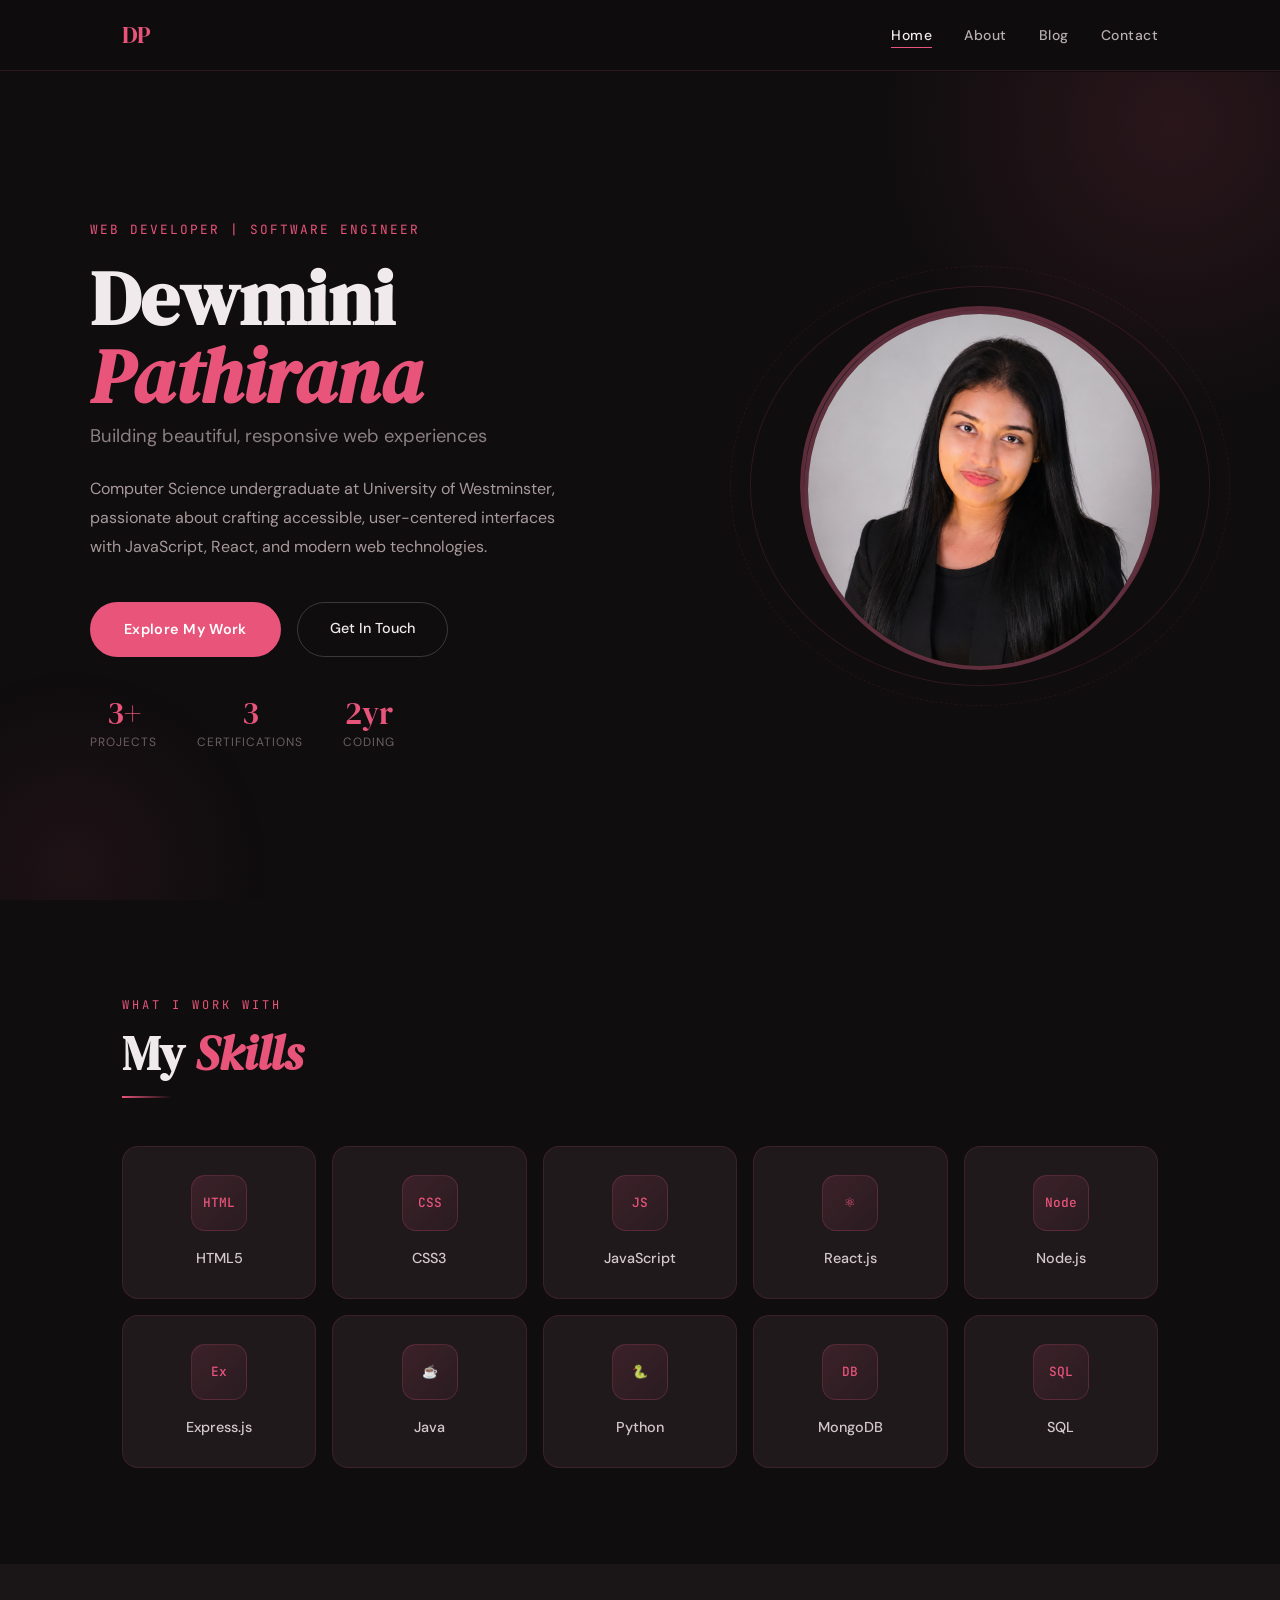
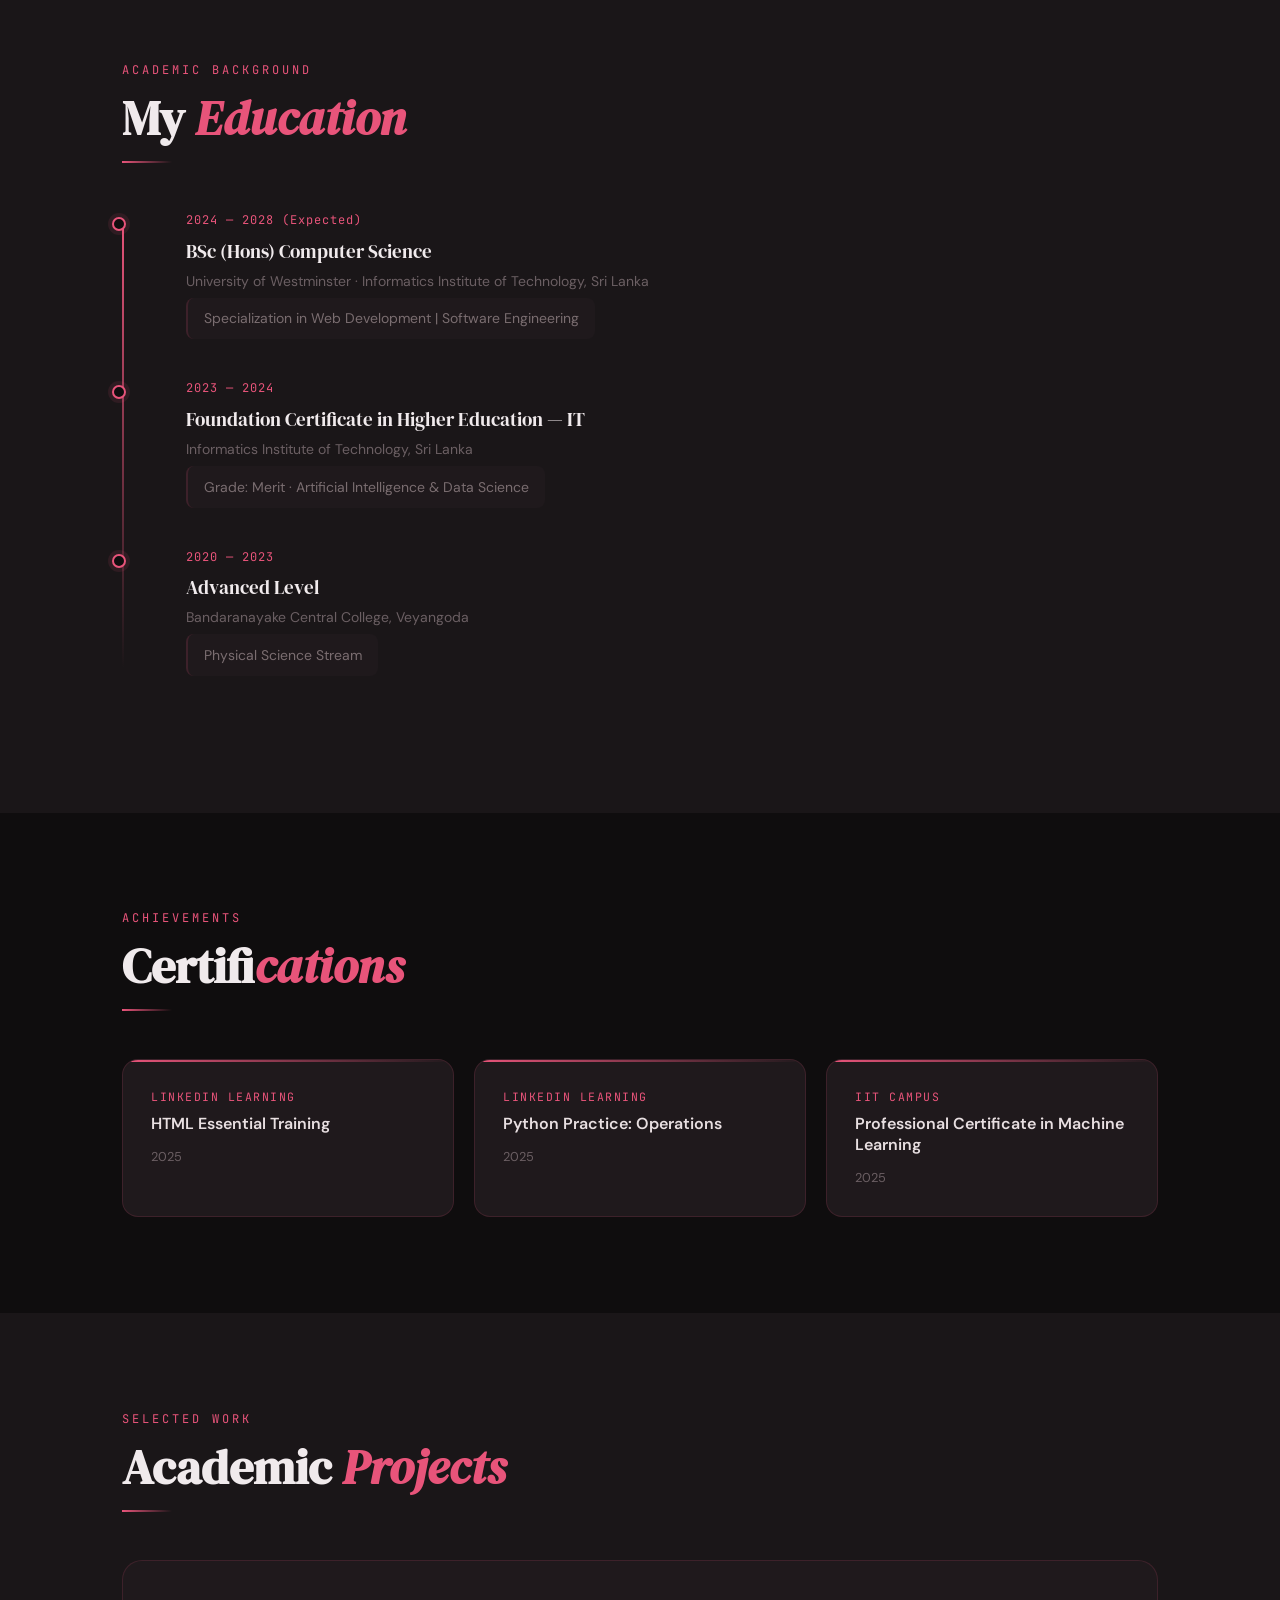
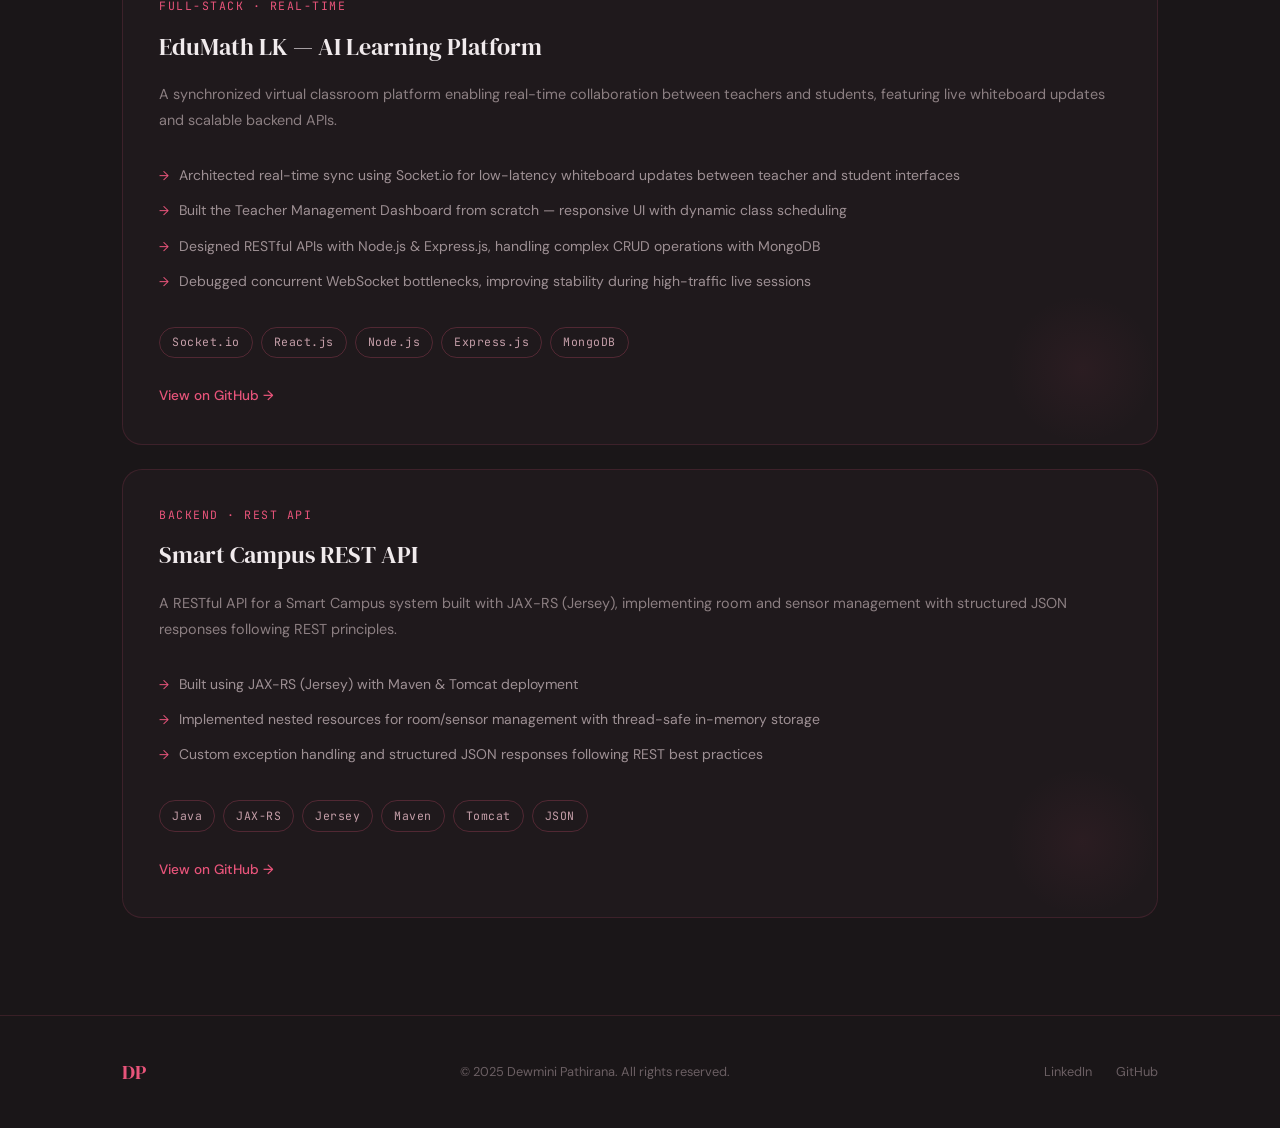
<file: index.html>
<!DOCTYPE html>
<html lang="en">

<head>
    <meta charset="UTF-8">
    <meta name="viewport" content="width=device-width, initial-scale=1.0">
    <title>Dewmini Pathirana — Web Developer</title>
    <link rel="preconnect" href="https://fonts.googleapis.com">
    <link
        href="https://fonts.googleapis.com/css2?family=DM+Serif+Display:ital@0;1&family=DM+Sans:wght@300;400;500;600&family=JetBrains+Mono:wght@400;500&display=swap"
        rel="stylesheet">
    <link rel="stylesheet" href="stylesheet/style.css">
</head>

<body>

    <nav>
        <div class="nav-inner">
            <a class="nav-logo" href="#" onclick="showPage('home')">DP</a>
            <ul class="nav-links" id="navLinks">
                <li><a href="#" class="active" data-page="home" onclick="showPage('home');return false">Home</a></li>
                <li><a href="#" data-page="about" onclick="showPage('about');return false">About</a></li>
                <li><a href="#" data-page="blog" onclick="showPage('blog');return false">Blog</a></li>
                <li><a href="#" data-page="contact" onclick="showPage('contact');return false">Contact</a></li>
            </ul>
            <button class="nav-toggle" onclick="toggleNav()" aria-label="Menu">☰</button>
        </div>
    </nav>

    <!-- ═══════════════════════ HOME PAGE ═══════════════════════ -->
    <div class="page active" id="page-home">
        <header class="hero">
            <div class="hero-inner">
                <div class="hero-content">
                    <p class="hero-tag">Web Developer | Software Engineer</p>
                    <h1 class="hero-name">Dewmini<br><em>Pathirana</em></h1>
                    <p class="hero-sub">Building beautiful, responsive web experiences</p>
                    <p class="hero-desc">Computer Science undergraduate at University of Westminster, passionate about
                        crafting accessible, user-centered interfaces with JavaScript, React, and modern web
                        technologies.</p>
                    <div class="hero-btns">
                        <a href="#" class="btn-primary" onclick="showPage('about');return false">Explore My Work</a>
                        <a href="#" class="btn-ghost" onclick="showPage('contact');return false">Get In Touch</a>
                    </div>
                    <div class="hero-stats">
                        <div class="stat-item">
                            <div class="stat-num">3+</div>
                            <div class="stat-label">Projects</div>
                        </div>
                        <div class="stat-item">
                            <div class="stat-num">3</div>
                            <div class="stat-label">Certifications</div>
                        </div>
                        <div class="stat-item">
                            <div class="stat-num">2yr</div>
                            <div class="stat-label">Coding</div>
                        </div>
                    </div>
                </div>
                <div class="hero-img-wrap">
                    
                    <div class="hero-img-placeholder">
                        <img src="images/Dewmini-Home.png" alt="Dewmini Pathirana" class="hero-img">
                    </div>
                </div>
            </div>
        </header>

        <!-- Skills -->
        <section class="section fade-in">
            <p class="section-label">What I work with</p>
            <h2 class="section-title">My <em>Skills</em></h2>
            <div class="divider"></div>
            <div class="skills-grid">
                <div class="skill-card">
                    <div class="skill-icon">HTML</div>
                    <div class="skill-name">HTML5</div>
                </div>
                <div class="skill-card">
                    <div class="skill-icon">CSS</div>
                    <div class="skill-name">CSS3</div>
                </div>
                <div class="skill-card">
                    <div class="skill-icon">JS</div>
                    <div class="skill-name">JavaScript</div>
                </div>
                <div class="skill-card">
                    <div class="skill-icon">⚛</div>
                    <div class="skill-name">React.js</div>
                </div>
                <div class="skill-card">
                    <div class="skill-icon">Node</div>
                    <div class="skill-name">Node.js</div>
                </div>
                <div class="skill-card">
                    <div class="skill-icon">Ex</div>
                    <div class="skill-name">Express.js</div>
                </div>
                <div class="skill-card">
                    <div class="skill-icon">☕</div>
                    <div class="skill-name">Java</div>
                </div>
                <div class="skill-card">
                    <div class="skill-icon">🐍</div>
                    <div class="skill-name">Python</div>
                </div>
                <div class="skill-card">
                    <div class="skill-icon">DB</div>
                    <div class="skill-name">MongoDB</div>
                </div>
                <div class="skill-card">
                    <div class="skill-icon">SQL</div>
                    <div class="skill-name">SQL</div>
                </div>
            </div>
        </section>

        <!-- Education -->
        <div class="section-bg">
            <div class="section fade-in">
                <p class="section-label">Academic Background</p>
                <h2 class="section-title">My <em>Education</em></h2>
                <div class="divider"></div>
                <div class="timeline">
                    <div class="tl-item">
                        <div class="tl-dot"></div>
                        <div class="tl-period">2024 — 2028 (Expected)</div>
                        <div class="tl-title">BSc (Hons) Computer Science</div>
                        <div class="tl-place">University of Westminster · Informatics Institute of Technology, Sri Lanka
                        </div><span class="tl-desc">Specialization in Web Development | Software Engineering</span></div>
                    <div class="tl-item">
                        <div class="tl-dot"></div>
                        <div class="tl-period">2023 — 2024</div>
                        <div class="tl-title">Foundation Certificate in Higher Education — IT</div>
                        <div class="tl-place">Informatics Institute of Technology, Sri Lanka</div>
                        <span class="tl-desc">Grade: Merit · Artificial Intelligence &amp; Data Science</span>
                    </div>
                    <div class="tl-item">
                        <div class="tl-dot"></div>
                        <div class="tl-period">2020 — 2023</div>
                        <div class="tl-title">Advanced Level</div>
                        <div class="tl-place">Bandaranayake Central College, Veyangoda</div>
                        <span class="tl-desc">Physical Science Stream</span>
                    </div>
                </div>
            </div>
        </div>

        <!-- Certifications -->
        <section class="section fade-in">
            <p class="section-label">Achievements</p>
            <h2 class="section-title">Certifi<em>cations</em></h2>
            <div class="divider"></div>
            <div class="cert-grid">
                <div class="cert-card">
                    <div class="cert-org">LinkedIn Learning</div>
                    <div class="cert-title">HTML Essential Training</div>
                    <div class="cert-year">2025</div>
                </div>
                <div class="cert-card">
                    <div class="cert-org">LinkedIn Learning</div>
                    <div class="cert-title">Python Practice: Operations</div>
                    <div class="cert-year">2025</div>
                </div>
                <div class="cert-card">
                    <div class="cert-org">IIT Campus</div>
                    <div class="cert-title">Professional Certificate in Machine Learning</div>
                    <div class="cert-year">2025</div>
                </div>
            </div>
        </section>

        <!-- Projects -->
        <div class="section-bg">
            <div class="section fade-in">
                <p class="section-label">Selected Work</p>
                <h2 class="section-title">Academic <em>Projects</em></h2>
                <div class="divider"></div>
                <div class="project-grid">
                    <div class="project-card">
                        <div class="project-type">Full-Stack · Real-Time</div>
                        <div class="project-title">EduMath LK — AI Learning Platform</div>
                        <div class="project-desc">A synchronized virtual classroom platform enabling real-time
                            collaboration between teachers and students, featuring live whiteboard updates and scalable
                            backend APIs.</div>
                        <ul class="project-points">
                            <li>Architected real-time sync using Socket.io for low-latency whiteboard updates between
                                teacher and student interfaces</li>
                            <li>Built the Teacher Management Dashboard from scratch — responsive UI with dynamic class
                                scheduling</li>
                            <li>Designed RESTful APIs with Node.js &amp; Express.js, handling complex CRUD operations
                                with MongoDB</li>
                            <li>Debugged concurrent WebSocket bottlenecks, improving stability during high-traffic live
                                sessions</li>
                        </ul>
                        <div class="tags">
                            <span class="tag">Socket.io</span><span class="tag">React.js</span><span
                                class="tag">Node.js</span><span class="tag">Express.js</span><span
                                class="tag">MongoDB</span>
                        </div>
                        <a href="https://github.com/Tharumika/edumathlk" class="project-link" target="_blank">View on
                            GitHub →</a>
                    </div>
                    <div class="project-card">
                        <div class="project-type">Backend · REST API</div>
                        <div class="project-title">Smart Campus REST API</div>
                        <div class="project-desc">A RESTful API for a Smart Campus system built with JAX-RS (Jersey),
                            implementing room and sensor management with structured JSON responses following REST
                            principles.</div>
                        <ul class="project-points">
                            <li>Built using JAX-RS (Jersey) with Maven &amp; Tomcat deployment</li>
                            <li>Implemented nested resources for room/sensor management with thread-safe in-memory
                                storage</li>
                            <li>Custom exception handling and structured JSON responses following REST best practices
                            </li>
                        </ul>
                        <div class="tags">
                            <span class="tag">Java</span><span class="tag">JAX-RS</span><span
                                class="tag">Jersey</span><span class="tag">Maven</span><span
                                class="tag">Tomcat</span><span class="tag">JSON</span>
                        </div>
                        <a href="https://github.com/Dewmini24/SmartCampusAPI" class="project-link" target="_blank">View
                            on GitHub →</a>
                    </div>
                </div>
            </div>
        </div>

        <footer>
            <div class="footer-inner">
                <span class="footer-logo">DP</span>
                <span class="footer-copy">© 2025 Dewmini Pathirana. All rights reserved.</span>
                <div class="footer-links">
                    <a href="https://www.linkedin.com/in/dewmini-pathirana-28558a332/" target="_blank">LinkedIn</a>
                    <a href="https://github.com/Dewmini24" target="_blank">GitHub</a>
                </div>
            </div>
        </footer>
    </div>

    <!-- ═══════════════════════ ABOUT PAGE ═══════════════════════ -->
    <div class="page" id="page-about">
        <div class="section">
            <p class="section-label">Get to know me</p>
            <h1 class="section-title">About <em>Me</em></h1>
            <div class="divider"></div>
            <div class="about-grid">
                <div>
                    <div class="about-img-wrap">
                        
                        <div class="about-img-placeholder">
                            <img src="images/Dewmini-About.png" alt="Dewmini Pathirana" style="width:100%;border-radius:24px;object-fit:cover">
                        </div>
                        <div class="about-img-accent">
                            <div class="about-img-accent-num">L5</div>
                            <div class="about-img-accent-label">Level 5<br>CS Student</div>
                        </div>
                    </div>
                </div>
                <div>
                    <p class="section-label" style="margin-top:0">Hello!</p>
                    <h2
                        style="font-family:var(--ff-serif);font-size:2rem;color:#f0eaec;margin-bottom:1.25rem;line-height:1.2">
                        I'm <em style="color:var(--rose);font-style:italic">Dewmini</em>...</h2>
                    <p style="color:#9e9094;line-height:1.9;margin-bottom:1rem;font-size:0.95rem">I'm a Computer Science
                        undergraduate at the University of Westminster (studying at IIT Campus, Sri Lanka), currently in
                        Level 5. My primary focus spans frontend and backend development, building responsive,
                        accessible, and user-friendly web experiences.</p>
                    <p style="color:#9e9094;line-height:1.9;font-size:0.95rem">With hands-on experience in HTML, CSS,
                        JavaScript, and React on the frontend, and Node.js, Express, and MongoDB on the backend, I enjoy
                        the full creative and technical process of bringing ideas to life on the web.</p>
                    <h3
                        style="font-family:var(--ff-serif);font-size:1.2rem;color:#f0eaec;margin-top:2rem;margin-bottom:0.75rem">
                        What I Value</h3>
                    <ul class="about-values-list">
                        <li>Clean, semantic, and maintainable code</li>
                        <li>People-first approach combined with accessibility for everyone</li>
                        <li>Mobile-first, responsive design built to fit every screen</li>
                        <li>Continuous learning and improving step by step</li>
                        <li>Collaboration and knowledge sharing</li>
                    </ul>
                    <div style="margin-top:2rem">
                        <a href="#" class="btn-primary" onclick="showPage('contact');return false">Let's Work
                            Together</a>
                    </div>
                </div>
            </div>

            <div style="margin-top:5rem">
                <p class="section-label">My approach</p>
                <h2 class="section-title">My <em>Journey</em></h2>
                <div class="divider"></div>
                <div class="journey-cards">
                    <div class="journey-card">
                        <div class="journey-card-icon">💻</div>
                        <div class="journey-card-title">Student Developer</div>
                        <div class="journey-card-text">I blend classroom learning with hands-on projects, treating every
                            assignment as a chance to master real-world skills and push my abilities forward.</div>
                    </div>
                    <div class="journey-card">
                        <div class="journey-card-icon">📚</div>
                        <div class="journey-card-title">Continuous Learner</div>
                        <div class="journey-card-text">Technology evolves fast and so do I — from online courses to
                            certifications, I stay current with emerging tools, frameworks, and best practices.</div>
                    </div>
                    <div class="journey-card">
                        <div class="journey-card-icon">🧩</div>
                        <div class="journey-card-title">Problem Solver</div>
                        <div class="journey-card-text">I approach complex challenges analytically, breaking them down
                            into manageable steps and combining creative thinking with solid technical structure.</div>
                    </div>
                </div>
            </div>
        </div>

        <footer>
            <div class="footer-inner">
                <span class="footer-logo">DP</span>
                <span class="footer-copy">© 2025 Dewmini Pathirana. All rights reserved.</span>
                <div class="footer-links">
                    <a href="https://www.linkedin.com/in/dewmini-pathirana-28558a332/" target="_blank">LinkedIn</a>
                    <a href="https://github.com/Dewmini24" target="_blank">GitHub</a>
                </div>
            </div>
        </footer>
    </div>

    <!-- ═══════════════════════ BLOG PAGE ═══════════════════════ -->
    <div class="page" id="page-blog">
        <div class="section">
            <p class="section-label">Thoughts &amp; Learnings</p>
            <h1 class="section-title">My <em>Blog</em></h1>
            <div class="divider"></div>
            <div class="blog-grid">
                <article class="blog-card">
                    <div class="blog-meta">
                        <span class="blog-cat">Projects</span>
                        <time class="blog-date" datetime="2025-10-15">October 15, 2025</time>
                    </div>
                    <h2 class="blog-title">My First Website: A Journey into Web Development</h2>
                    <p class="blog-excerpt">Building my first site felt thrilling but tough — it kicked off my path in
                        web dev. I can still picture myself facing an empty HTML document, unsure how to turn it into
                        something real and good-looking.</p>
                    <p class="blog-excerpt">The experience taught me that planning ahead really pays off. Drawing rough
                        wireframes by hand gave me a clear picture of how everything fits together, which made writing
                        real code far easier. CSS felt like a game changer — Flexbox and Grid opened up new
                        possibilities, turning tricky layouts into something manageable. Seeing my site work smoothly
                        across phones and computers gave a genuine sense of achievement.</p>
                    <p class="blog-excerpt">To anyone just starting out: it's okay to make mistakes. Your first site
                        doesn't need to be perfect. What counts is jumping in, staying curious, and having fun shaping
                        things your own way.</p>
                    <div class="blog-tags">
                        <span class="blog-tag">HTML</span>
                        <span class="blog-tag">CSS</span>
                        <span class="blog-tag">Learning</span>
                    </div>
                </article>
                <article class="blog-card">
                    <div class="blog-meta">
                        <span class="blog-cat">Tutorial</span>
                        <time class="blog-date" datetime="2025-10-28">October 28, 2025</time>
                    </div>
                    <h2 class="blog-title">Understanding Responsive Design: Media Queries and Beyond</h2>
                    <p class="blog-excerpt">Responsive design is essential in a world where people browse on phones,
                        tablets, laptops, and widescreen monitors alike. My journey into it started with discovering
                        media queries — those handy CSS blocks that let you adapt layouts based on screen size, aspect
                        ratio, or device orientation.</p>
                    <p class="blog-excerpt">What I eventually learned is that responsive design isn't just about
                        slapping on media queries. It's about building layouts that bend naturally to any screen. CSS
                        Grid and Flexbox make this far more elegant — letting designs reflow on their own without piling
                        up endless breakpoints. Testing on real devices matters enormously too; Chrome's simulator
                        helps, but watching your page come alive on an actual phone reveals issues you'd never catch
                        otherwise.</p>
                    <p class="blog-excerpt">The biggest takeaway: plan for small screens first. Starting mobile-first
                        forces you to prioritize what truly matters and leads to smarter design choices across the
                        board.</p>
                    <div class="blog-tags">
                        <span class="blog-tag">Responsive Design</span>
                        <span class="blog-tag">Media Queries</span>
                        <span class="blog-tag">Best Practices</span>
                    </div>
                </article>
            </div>
        </div>

        <footer>
            <div class="footer-inner">
                <span class="footer-logo">DP</span>
                <span class="footer-copy">© 2025 Dewmini Pathirana. All rights reserved.</span>
                <div class="footer-links">
                    <a href="https://www.linkedin.com/in/dewmini-pathirana-28558a332/" target="_blank">LinkedIn</a>
                    <a href="https://github.com/Dewmini24" target="_blank">GitHub</a>
                </div>
            </div>
        </footer>
    </div>

    <!-- ═══════════════════════ CONTACT PAGE ═══════════════════════ -->
    <div class="page" id="page-contact">
        <div class="section">
            <p class="section-label">Say hello</p>
            <h1 class="section-title">Get In <em>Touch</em></h1>
            <div class="divider"></div>
            <div class="contact-grid">
                <div>
                    <p style="color:#8c7f82;line-height:1.8;margin-bottom:2rem;font-size:0.95rem">I'm always open to
                        hearing about new projects, opportunities, or just a friendly chat about web development. Feel
                        free to reach out!</p>
                    <div class="contact-info-wrap">
                        <div class="contact-item">
                            <div class="contact-item-icon">📍</div>
                            <div>
                                <div class="contact-item-label">Location</div>
                                <div class="contact-item-val">Mirigama, Sri Lanka</div>
                            </div>
                        </div>
                        <div class="contact-item">
                            <div class="contact-item-icon">📞</div>
                            <div>
                                <div class="contact-item-label">Phone</div>
                                <div class="contact-item-val">+94 766 658 159</div>
                            </div>
                        </div>
                        <div class="contact-item">
                            <div class="contact-item-icon">✉️</div>
                            <div>
                                <div class="contact-item-label">Email</div>
                                <div class="contact-item-val">dewminipathirana04@gmail.com</div>
                            </div>
                        </div>
                        <div class="contact-item">
                            <div class="contact-item-icon">🏫</div>
                            <div>
                                <div class="contact-item-label">University</div>
                                <div class="contact-item-val">IIT Campus (University of Westminster)</div>
                            </div>
                        </div>
                        <div class="contact-item">
                            <div class="contact-item-icon">⏱</div>
                            <div>
                                <div class="contact-item-label">Response Time</div>
                                <div class="contact-item-val">Usually within 24–48 hours</div>
                            </div>
                        </div>
                    </div>
                    <div class="social-row">
                        <a href="https://www.linkedin.com/in/dewmini-pathirana-28558a332/" target="_blank"
                            class="social-btn">🔗 LinkedIn</a>
                        <a href="https://github.com/Dewmini24" target="_blank" class="social-btn">💻 GitHub</a>
                    </div>
                    <div class="newsletter-card">
                        <div class="newsletter-title">Stay Updated</div>
                        <div class="newsletter-sub">Subscribe for blog posts, projects, and more.</div>
                        <div class="newsletter-row">
                            <input type="email" class="newsletter-input" placeholder="your@email.com">
                            <button class="newsletter-btn" onclick="handleNewsletterSubmit()">Join</button>
                        </div>
                    </div>
                </div>
                <div class="form-card">
                    <h2 style="font-family:var(--ff-serif);font-size:1.5rem;color:#f0eaec;margin-bottom:1.75rem">Send a
                        Message</h2>
                    <div class="form-row">
                        <div class="form-group">
                            <label for="c-name">Name *</label>
                            <input type="text" id="c-name" placeholder="Your name" required>
                        </div>
                        <div class="form-group">
                            <label for="c-email">Email *</label>
                            <input type="email" id="c-email" placeholder="email@example.com" required>
                        </div>
                    </div>
                    <div class="form-group">
                        <label for="c-subject">Subject *</label>
                        <select id="c-subject" required>
                            <option value="">Select a subject</option>
                            <option value="general">General Inquiry</option>
                            <option value="project">Project Proposal</option>
                            <option value="collaboration">Collaboration</option>
                            <option value="feedback">Feedback</option>
                            <option value="other">Other</option>
                        </select>
                    </div>
                    <div class="form-group">
                        <label for="c-message">Message *</label>
                        <textarea id="c-message" placeholder="Write your message here..." required></textarea>
                    </div>
                    <button class="submit-btn" type="button" onclick="handleContactSubmit()">Send Message ✦</button>
                </div>
            </div>
        </div>

        <footer>
            <div class="footer-inner">
                <span class="footer-logo">DP</span>
                <span class="footer-copy">© 2025 Dewmini Pathirana. All rights reserved.</span>
                <div class="footer-links">
                    <a href="https://www.linkedin.com/in/dewmini-pathirana-28558a332/" target="_blank">LinkedIn</a>
                    <a href="https://github.com/Dewmini24" target="_blank">GitHub</a>
                </div>
            </div>
        </footer>
    </div>

    <script src="js/main.js"></script>
</body>

</html>
</file>
<file: stylesheet/style.css>
*,
*::before,
*::after {
    margin: 0;
    padding: 0;
    box-sizing: border-box
}

:root {
    --rose: #e8547a;
    --rose-dark: #c23c62;
    --rose-pale: #fde8ef;
    --cream: #fdf8f4;
    --dark: #0f0d0e;
    --dark2: #1a1618;
    --dark3: #251f22;
    --muted: #6b5f63;
    --border: rgba(232, 84, 122, 0.15);
    --card-bg: #1f191c;
    --glass: rgba(255, 255, 255, 0.04);
    --ff-serif: 'DM Serif Display', Georgia, serif;
    --ff-sans: 'DM Sans', system-ui, sans-serif;
    --ff-mono: 'JetBrains Mono', monospace;
}

html {
    scroll-behavior: smooth;
    font-size: 16px
}

body {
    font-family: var(--ff-sans);
    background: var(--dark);
    color: #f0eaec;
    line-height: 1.6;
    overflow-x: hidden
}

/* ── NAV ─────────────────────────────── */
nav {
    position: fixed;
    top: 0;
    left: 0;
    right: 0;
    z-index: 100;
    padding: 1rem 0;
    background: rgba(15, 13, 14, 0.85);
    backdrop-filter: blur(20px);
    border-bottom: 1px solid var(--border)
}

.nav-inner {
    max-width: 1100px;
    margin: auto;
    padding: 0 2rem;
    display: flex;
    justify-content: space-between;
    align-items: center
}

.nav-logo {
    font-family: var(--ff-serif);
    font-size: 1.5rem;
    color: var(--rose);
    text-decoration: none;
    letter-spacing: -0.5px
}

.nav-links {
    display: flex;
    gap: 2rem;
    list-style: none
}

.nav-links a {
    text-decoration: none;
    color: #b8adb0;
    font-size: 0.875rem;
    font-weight: 500;
    letter-spacing: 0.5px;
    transition: color 0.3s;
    position: relative
}

.nav-links a::after {
    content: '';
    position: absolute;
    bottom: -4px;
    left: 0;
    width: 0;
    height: 1.5px;
    background: var(--rose);
    transition: width 0.3s
}

.nav-links a:hover,
.nav-links a.active {
    color: #f0eaec
}

.nav-links a:hover::after,
.nav-links a.active::after {
    width: 100%
}

.nav-toggle {
    display: none;
    background: none;
    border: 1.5px solid var(--border);
    border-radius: 8px;
    padding: 0.4rem 0.6rem;
    cursor: pointer;
    color: #f0eaec;
    font-size: 1.1rem
}

/* ── PAGE SYSTEM ─────────────────────── */
.page {
    display: none;
    min-height: 100vh;
    padding-top: 4.5rem
}

.page.active {
    display: block
}

/* ── HERO ────────────────────────────── */
.hero {
    min-height: calc(100vh - 4.5rem);
    display: grid;
    place-items: center;
    padding: 4rem 2rem;
    position: relative;
    overflow: hidden
}

.hero::before {
    content: '';
    position: absolute;
    top: -30%;
    right: -15%;
    width: 600px;
    height: 600px;
    background: radial-gradient(circle, rgba(232, 84, 122, 0.12) 0%, transparent 70%);
    pointer-events: none
}

.hero::after {
    content: '';
    position: absolute;
    bottom: -20%;
    left: -10%;
    width: 400px;
    height: 400px;
    background: radial-gradient(circle, rgba(232, 84, 122, 0.07) 0%, transparent 70%);
    pointer-events: none
}

.hero-inner {
    max-width: 1100px;
    width: 100%;
    display: grid;
    grid-template-columns: 1fr 420px;
    gap: 5rem;
    align-items: center
}

.hero-tag {
    font-family: var(--ff-mono);
    font-size: 0.8rem;
    color: var(--rose);
    letter-spacing: 2px;
    text-transform: uppercase;
    margin-bottom: 1.25rem;
    opacity: 0;
    animation: slideUp 0.6s ease 0.2s forwards
}

.hero-name {
    font-family: var(--ff-serif);
    font-size: clamp(3rem, 6vw, 5rem);
    line-height: 1;
    color: #f0eaec;
    margin-bottom: 0.5rem;
    opacity: 0;
    animation: slideUp 0.6s ease 0.35s forwards
}

.hero-name em {
    color: var(--rose);
    font-style: italic
}

.hero-sub {
    font-size: 1.15rem;
    color: #8c7f82;
    margin-bottom: 1.5rem;
    opacity: 0;
    animation: slideUp 0.6s ease 0.5s forwards
}

.hero-desc {
    font-size: 1rem;
    color: #a8999c;
    line-height: 1.8;
    max-width: 480px;
    margin-bottom: 2.5rem;
    opacity: 0;
    animation: slideUp 0.6s ease 0.65s forwards
}

.hero-btns {
    display: flex;
    gap: 1rem;
    flex-wrap: wrap;
    opacity: 0;
    animation: slideUp 0.6s ease 0.8s forwards
}

.hero-img-wrap {
    opacity: 0;
    animation: fadeIn 0.8s ease 0.9s forwards;
    position: relative
}

.hero-img-wrap::before {
    content: '';
    position: absolute;
    inset: -20px;
    border: 1.5px solid var(--border);
    border-radius: 50%;
    animation: spin 20s linear infinite
}

.hero-img-wrap::after {
    content: '';
    position: absolute;
    inset: -40px;
    border: 1px dashed rgba(232, 84, 122, 0.1);
    border-radius: 50%;
    animation: spin 30s linear infinite reverse
}

.hero-img {
    width: 360px;
    height: 360px;
    border-radius: 50%;
    object-fit: cover;
    display: block;
    margin: auto;
    border: 4px solid rgba(232, 84, 122, 0.3);
    background: var(--dark3)
}

.hero-img-placeholder {
    width: 360px;
    height: 360px;
    border-radius: 50%;
    background: linear-gradient(135deg, var(--dark3), var(--dark2));
    display: flex;
    align-items: center;
    justify-content: center;
    margin: auto;
    border: 4px solid rgba(232, 84, 122, 0.3);
    font-family: var(--ff-serif);
    font-size: 5rem;
    color: var(--rose);
    letter-spacing: -2px
}

.hero-stats {
    display: flex;
    gap: 2.5rem;
    margin-top: 2.5rem;
    opacity: 0;
    animation: slideUp 0.6s ease 1s forwards
}

.stat-item {
    text-align: center
}

.stat-num {
    font-family: var(--ff-serif);
    font-size: 2rem;
    color: var(--rose);
    line-height: 1
}

.stat-label {
    font-size: 0.75rem;
    color: var(--muted);
    letter-spacing: 1px;
    text-transform: uppercase;
    margin-top: 0.25rem
}

/* ── BUTTONS ─────────────────────────── */
.btn-primary {
    background: var(--rose);
    color: #fff;
    padding: 0.875rem 2rem;
    border-radius: 50px;
    text-decoration: none;
    font-weight: 600;
    font-size: 0.9rem;
    letter-spacing: 0.3px;
    transition: all 0.3s;
    border: 2px solid var(--rose)
}

.btn-primary:hover {
    background: var(--rose-dark);
    transform: translateY(-2px);
    box-shadow: 0 10px 30px rgba(232, 84, 122, 0.3)
}

.btn-ghost {
    background: transparent;
    color: #f0eaec;
    padding: 0.875rem 2rem;
    border-radius: 50px;
    text-decoration: none;
    font-weight: 500;
    font-size: 0.9rem;
    transition: all 0.3s;
    border: 1.5px solid rgba(240, 234, 236, 0.2)
}

.btn-ghost:hover {
    border-color: var(--rose);
    color: var(--rose);
    transform: translateY(-2px)
}

/* ── SECTIONS ────────────────────────── */
.section {
    max-width: 1100px;
    margin: auto;
    padding: 6rem 2rem
}

.section-bg {
    background: var(--dark2);
    padding: 1px 0
}

.section-label {
    font-family: var(--ff-mono);
    font-size: 0.75rem;
    color: var(--rose);
    letter-spacing: 3px;
    text-transform: uppercase;
    margin-bottom: 0.75rem
}

.section-title {
    font-family: var(--ff-serif);
    font-size: clamp(2rem, 4vw, 3rem);
    color: #f0eaec;
    margin-bottom: 1rem;
    line-height: 1.1
}

.section-title em {
    color: var(--rose);
    font-style: italic
}

.divider {
    width: 50px;
    height: 2px;
    background: linear-gradient(90deg, var(--rose), transparent);
    margin-bottom: 3rem
}

/* ── SKILLS ──────────────────────────── */
.skills-grid {
    display: grid;
    grid-template-columns: repeat(auto-fit, minmax(160px, 1fr));
    gap: 1rem
}

.skill-card {
    background: var(--card-bg);
    border: 1px solid var(--border);
    border-radius: 16px;
    padding: 1.75rem 1.25rem;
    text-align: center;
    transition: all 0.3s;
    cursor: default
}

.skill-card:hover {
    border-color: var(--rose);
    transform: translateY(-4px);
    background: #231d20
}

.skill-icon {
    width: 56px;
    height: 56px;
    border-radius: 14px;
    background: linear-gradient(135deg, rgba(232, 84, 122, 0.15), rgba(232, 84, 122, 0.05));
    display: flex;
    align-items: center;
    justify-content: center;
    margin: 0 auto 1rem;
    font-family: var(--ff-mono);
    font-size: 0.8rem;
    font-weight: 500;
    color: var(--rose);
    border: 1px solid rgba(232, 84, 122, 0.2)
}

.skill-name {
    font-size: 0.9rem;
    font-weight: 500;
    color: #d4c8cb
}

/* ── TIMELINE ────────────────────────── */
.timeline {
    position: relative;
    padding-left: 2rem
}

.timeline::before {
    content: '';
    position: absolute;
    left: 0;
    top: 8px;
    bottom: 8px;
    width: 1.5px;
    background: linear-gradient(180deg, var(--rose), transparent)
}

.tl-item {
    position: relative;
    margin-bottom: 2.5rem;
    padding-left: 2rem
}

.tl-dot {
    position: absolute;
    left: -2.625rem;
    top: 6px;
    width: 14px;
    height: 14px;
    border-radius: 50%;
    border: 2.5px solid var(--rose);
    background: var(--dark);
    box-shadow: 0 0 0 4px rgba(232, 84, 122, 0.1)
}

.tl-period {
    font-family: var(--ff-mono);
    font-size: 0.75rem;
    color: var(--rose);
    letter-spacing: 1px;
    margin-bottom: 0.35rem
}

.tl-title {
    font-family: var(--ff-serif);
    font-size: 1.2rem;
    color: #f0eaec;
    margin-bottom: 0.2rem
}

.tl-place {
    font-size: 0.875rem;
    color: var(--muted);
    margin-bottom: 0.35rem
}

.tl-desc {
    font-size: 0.875rem;
    color: #7a6d70;
    background: var(--card-bg);
    padding: 0.6rem 1rem;
    border-radius: 8px;
    border-left: 2px solid var(--border);
    display: inline-block
}

/* ── CERTIFICATIONS ──────────────────── */
.cert-grid {
    display: grid;
    grid-template-columns: repeat(auto-fit, minmax(280px, 1fr));
    gap: 1.25rem
}

.cert-card {
    background: var(--card-bg);
    border: 1px solid var(--border);
    border-radius: 16px;
    padding: 1.75rem;
    transition: all 0.3s;
    position: relative;
    overflow: hidden
}

.cert-card::before {
    content: '';
    position: absolute;
    top: 0;
    left: 0;
    right: 0;
    height: 2px;
    background: linear-gradient(90deg, var(--rose), transparent)
}

.cert-card:hover {
    transform: translateY(-3px);
    border-color: rgba(232, 84, 122, 0.35)
}

.cert-org {
    font-family: var(--ff-mono);
    font-size: 0.72rem;
    color: var(--rose);
    letter-spacing: 1.5px;
    text-transform: uppercase;
    margin-bottom: 0.5rem
}

.cert-title {
    font-size: 1rem;
    font-weight: 600;
    color: #e8dfe1;
    margin-bottom: 0.75rem;
    line-height: 1.3
}

.cert-year {
    font-size: 0.8rem;
    color: var(--muted)
}

/* ── PROJECTS ────────────────────────── */
.project-grid {
    display: grid;
    gap: 1.5rem
}

.project-card {
    background: var(--card-bg);
    border: 1px solid var(--border);
    border-radius: 20px;
    padding: 2.25rem;
    transition: all 0.3s;
    position: relative;
    overflow: hidden
}

.project-card::after {
    content: '';
    position: absolute;
    bottom: 0;
    right: 0;
    width: 150px;
    height: 150px;
    background: radial-gradient(circle, rgba(232, 84, 122, 0.06) 0%, transparent 70%);
    pointer-events: none
}

.project-card:hover {
    border-color: rgba(232, 84, 122, 0.35);
    transform: translateY(-3px)
}

.project-type {
    font-family: var(--ff-mono);
    font-size: 0.72rem;
    color: var(--rose);
    letter-spacing: 1.5px;
    text-transform: uppercase;
    margin-bottom: 0.75rem
}

.project-title {
    font-family: var(--ff-serif);
    font-size: 1.5rem;
    color: #f0eaec;
    margin-bottom: 1rem
}

.project-desc {
    font-size: 0.9rem;
    color: #8c7f82;
    line-height: 1.8;
    margin-bottom: 1.5rem
}

.project-points {
    list-style: none;
    margin-bottom: 1.75rem
}

.project-points li {
    font-size: 0.875rem;
    color: #9e9094;
    padding: 0.4rem 0;
    padding-left: 1.25rem;
    position: relative;
    line-height: 1.6
}

.project-points li::before {
    content: '→';
    position: absolute;
    left: 0;
    color: var(--rose);
    font-size: 0.8rem;
    line-height: 1.9
}

.tags {
    display: flex;
    flex-wrap: wrap;
    gap: 0.5rem;
    margin-bottom: 1.5rem
}

.tag {
    font-family: var(--ff-mono);
    font-size: 0.72rem;
    padding: 0.35rem 0.75rem;
    border-radius: 50px;
    border: 1px solid rgba(232, 84, 122, 0.25);
    color: #c49ea8;
    letter-spacing: 0.5px
}

.project-link {
    display: inline-flex;
    align-items: center;
    gap: 0.5rem;
    font-size: 0.85rem;
    color: var(--rose);
    text-decoration: none;
    font-weight: 500;
    transition: gap 0.2s
}

.project-link:hover {
    gap: 0.75rem
}

/* ── ABOUT PAGE ──────────────────────── */
.about-grid {
    display: grid;
    grid-template-columns: 1fr 1fr;
    gap: 5rem;
    align-items: start
}

.about-img-wrap {
    position: relative
}

.about-img-placeholder {
    width: 100%;
    aspect-ratio: 4/5;
    background: var(--card-bg);
    border-radius: 24px;
    border: 1px solid var(--border);
    display: flex;
    align-items: center;
    justify-content: center;
    font-family: var(--ff-serif);
    font-size: 8rem;
    color: rgba(232, 84, 122, 0.15)
}

.about-img-accent {
    position: absolute;
    bottom: -1rem;
    right: -1rem;
    width: 120px;
    height: 120px;
    border-radius: 16px;
    background: var(--rose);
    display: flex;
    flex-direction: column;
    align-items: center;
    justify-content: center;
    color: #fff
}

.about-img-accent-num {
    font-family: var(--ff-serif);
    font-size: 2.5rem;
    line-height: 1
}

.about-img-accent-label {
    font-size: 0.65rem;
    letter-spacing: 1px;
    text-transform: uppercase;
    opacity: 0.85;
    text-align: center
}

.about-values-list {
    list-style: none;
    margin-top: 1.5rem
}

.about-values-list li {
    display: flex;
    align-items: flex-start;
    gap: 0.75rem;
    padding: 0.875rem 0;
    border-bottom: 1px solid rgba(232, 84, 122, 0.08);
    font-size: 0.9rem;
    color: #a8999c
}

.about-values-list li::before {
    content: '✦';
    color: var(--rose);
    font-size: 0.65rem;
    margin-top: 0.35rem;
    flex-shrink: 0
}

.journey-cards {
    display: grid;
    grid-template-columns: 1fr 1fr 1fr;
    gap: 1rem;
    margin-top: 3rem
}

.journey-card {
    background: var(--card-bg);
    border: 1px solid var(--border);
    border-radius: 16px;
    padding: 1.75rem 1.5rem
}

.journey-card-icon {
    font-size: 1.5rem;
    margin-bottom: 1rem
}

.journey-card-title {
    font-family: var(--ff-serif);
    font-size: 1.1rem;
    color: #f0eaec;
    margin-bottom: 0.5rem
}

.journey-card-text {
    font-size: 0.85rem;
    color: #7a6d70;
    line-height: 1.7
}

/* ── BLOG PAGE ───────────────────────── */
.blog-grid {
    display: grid;
    gap: 2rem
}

.blog-card {
    background: var(--card-bg);
    border: 1px solid var(--border);
    border-radius: 20px;
    padding: 2.5rem;
    transition: all 0.3s
}

.blog-card:hover {
    border-color: rgba(232, 84, 122, 0.3);
    transform: translateY(-3px)
}

.blog-meta {
    display: flex;
    align-items: center;
    gap: 1rem;
    margin-bottom: 1.25rem
}

.blog-cat {
    font-family: var(--ff-mono);
    font-size: 0.72rem;
    color: var(--rose);
    letter-spacing: 1.5px;
    text-transform: uppercase;
    background: rgba(232, 84, 122, 0.1);
    padding: 0.3rem 0.75rem;
    border-radius: 50px;
    border: 1px solid rgba(232, 84, 122, 0.2)
}

.blog-date {
    font-size: 0.8rem;
    color: var(--muted)
}

.blog-title {
    font-family: var(--ff-serif);
    font-size: 1.6rem;
    color: #f0eaec;
    margin-bottom: 1rem;
    line-height: 1.25
}

.blog-excerpt {
    font-size: 0.9rem;
    color: #8c7f82;
    line-height: 1.8;
    margin-bottom: 1rem
}

.blog-tags {
    display: flex;
    gap: 0.5rem;
    flex-wrap: wrap;
    margin-top: 1.5rem
}

.blog-tag {
    font-size: 0.78rem;
    color: #6b5f63;
    background: rgba(255, 255, 255, 0.04);
    padding: 0.3rem 0.75rem;
    border-radius: 50px;
    border: 1px solid rgba(255, 255, 255, 0.06)
}

/* ── CONTACT PAGE ────────────────────── */
.contact-grid {
    display: grid;
    grid-template-columns: 1fr 1fr;
    gap: 4rem;
    align-items: start
}

.contact-info-wrap {
    display: flex;
    flex-direction: column;
    gap: 1.25rem
}

.contact-item {
    display: flex;
    align-items: flex-start;
    gap: 1rem;
    background: var(--card-bg);
    border: 1px solid var(--border);
    border-radius: 16px;
    padding: 1.25rem 1.5rem
}

.contact-item-icon {
    width: 42px;
    height: 42px;
    border-radius: 10px;
    background: rgba(232, 84, 122, 0.1);
    border: 1px solid rgba(232, 84, 122, 0.2);
    display: flex;
    align-items: center;
    justify-content: center;
    font-size: 1.1rem;
    flex-shrink: 0
}

.contact-item-label {
    font-size: 0.75rem;
    color: var(--muted);
    margin-bottom: 0.15rem;
    font-family: var(--ff-mono);
    letter-spacing: 1px
}

.contact-item-val {
    font-size: 0.9rem;
    color: #d4c8cb
}

.form-card {
    background: var(--card-bg);
    border: 1px solid var(--border);
    border-radius: 20px;
    padding: 2.5rem
}

.form-group {
    margin-bottom: 1.25rem
}

.form-group label {
    display: block;
    font-size: 0.8rem;
    color: var(--muted);
    margin-bottom: 0.5rem;
    font-family: var(--ff-mono);
    letter-spacing: 0.5px
}

.form-group input,
.form-group select,
.form-group textarea {
    width: 100%;
    background: rgba(255, 255, 255, 0.04);
    border: 1.5px solid rgba(255, 255, 255, 0.08);
    border-radius: 10px;
    padding: 0.875rem 1.1rem;
    color: #f0eaec;
    font-family: var(--ff-sans);
    font-size: 0.9rem;
    transition: all 0.3s;
    outline: none
}

.form-group input:focus,
.form-group select:focus,
.form-group textarea:focus {
    border-color: var(--rose);
    background: rgba(232, 84, 122, 0.04)
}

.form-group textarea {
    min-height: 130px;
    resize: vertical
}

.form-group select {
    appearance: none;
    cursor: pointer
}

.form-group select option {
    background: var(--dark2);
    color: #f0eaec
}

.form-row {
    display: grid;
    grid-template-columns: 1fr 1fr;
    gap: 1rem
}

.submit-btn {
    width: 100%;
    background: var(--rose);
    color: #fff;
    padding: 1rem;
    border-radius: 50px;
    border: none;
    font-family: var(--ff-sans);
    font-size: 0.95rem;
    font-weight: 600;
    cursor: pointer;
    transition: all 0.3s;
    margin-top: 0.5rem;
    letter-spacing: 0.3px
}

.submit-btn:hover {
    background: var(--rose-dark);
    transform: translateY(-2px);
    box-shadow: 0 10px 30px rgba(232, 84, 122, 0.3)
}

.social-row {
    display: flex;
    gap: 1rem;
    margin-top: 1.5rem
}

.social-btn {
    flex: 1;
    display: flex;
    align-items: center;
    justify-content: center;
    gap: 0.5rem;
    background: var(--card-bg);
    border: 1px solid var(--border);
    border-radius: 12px;
    padding: 0.875rem;
    text-decoration: none;
    color: #d4c8cb;
    font-size: 0.85rem;
    font-weight: 500;
    transition: all 0.3s
}

.social-btn:hover {
    border-color: var(--rose);
    color: var(--rose)
}

.newsletter-card {
    background: linear-gradient(135deg, rgba(232, 84, 122, 0.12), rgba(232, 84, 122, 0.04));
    border: 1px solid rgba(232, 84, 122, 0.25);
    border-radius: 20px;
    padding: 2rem;
    margin-top: 2rem
}

.newsletter-title {
    font-family: var(--ff-serif);
    font-size: 1.3rem;
    color: #f0eaec;
    margin-bottom: 0.5rem
}

.newsletter-sub {
    font-size: 0.875rem;
    color: var(--muted);
    margin-bottom: 1.25rem
}

.newsletter-row {
    display: flex;
    gap: 0.75rem
}

.newsletter-input {
    flex: 1;
    background: rgba(255, 255, 255, 0.06);
    border: 1.5px solid rgba(232, 84, 122, 0.2);
    border-radius: 8px;
    padding: 0.75rem 1rem;
    color: #f0eaec;
    font-family: var(--ff-sans);
    font-size: 0.875rem;
    outline: none
}

.newsletter-input:focus {
    border-color: var(--rose)
}

.newsletter-btn {
    background: var(--rose);
    color: #fff;
    padding: 0.75rem 1.5rem;
    border-radius: 8px;
    border: none;
    font-family: var(--ff-sans);
    font-size: 0.875rem;
    font-weight: 600;
    cursor: pointer;
    transition: background 0.3s;
    white-space: nowrap
}

.newsletter-btn:hover {
    background: var(--rose-dark)
}

/* ── FOOTER ──────────────────────────── */
footer {
    background: var(--dark2);
    border-top: 1px solid var(--border);
    padding: 2.5rem 0
}

.footer-inner {
    max-width: 1100px;
    margin: auto;
    padding: 0 2rem;
    display: flex;
    justify-content: space-between;
    align-items: center
}

.footer-logo {
    font-family: var(--ff-serif);
    color: var(--rose);
    font-size: 1.25rem
}

.footer-copy {
    font-size: 0.8rem;
    color: var(--muted)
}

.footer-links {
    display: flex;
    gap: 1.5rem
}

.footer-links a {
    font-size: 0.8rem;
    color: var(--muted);
    text-decoration: none;
    transition: color 0.3s
}

.footer-links a:hover {
    color: var(--rose)
}

/* ── ANIMATIONS ──────────────────────── */
@keyframes slideUp {
    from {
        opacity: 0;
        transform: translateY(24px)
    }

    to {
        opacity: 1;
        transform: translateY(0)
    }
}

@keyframes fadeIn {
    from {
        opacity: 0
    }

    to {
        opacity: 1
    }
}

@keyframes spin {
    from {
        transform: rotate(0deg)
    }

    to {
        transform: rotate(360deg)
    }
}

.fade-in {
    opacity: 0;
    transform: translateY(20px);
    transition: opacity 0.5s ease, transform 0.5s ease
}

.fade-in.visible {
    opacity: 1;
    transform: none
}

/* ── RESPONSIVE ──────────────────────── */
@media(max-width:900px) {
    .hero-inner {
        grid-template-columns: 1fr;
        text-align: center;
        gap: 3rem
    }

    .hero-desc {
        max-width: 100%
    }

    .hero-btns {
        justify-content: center
    }

    .hero-stats {
        justify-content: center
    }

    .hero-img-placeholder {
        width: 280px;
        height: 280px;
        font-size: 4rem;
        margin: auto
    }

    .hero-img-wrap::before,
    .hero-img-wrap::after {
        display: none
    }

    .about-grid {
        grid-template-columns: 1fr
    }

    .journey-cards {
        grid-template-columns: 1fr
    }

    .contact-grid {
        grid-template-columns: 1fr
    }

    .form-row {
        grid-template-columns: 1fr
    }
}

@media(max-width:768px) {
    .nav-links {
        display: none;
        position: absolute;
        top: 100%;
        left: 0;
        right: 0;
        flex-direction: column;
        background: var(--dark);
        border-bottom: 1px solid var(--border);
        padding: 1.5rem 2rem;
        gap: 1.25rem
    }

    .nav-links.open {
        display: flex
    }

    .nav-toggle {
        display: block
    }

    .hero-name {
        font-size: 2.5rem
    }

    .section {
        padding: 4rem 1.5rem
    }

    .cert-grid {
        grid-template-columns: 1fr
    }

    .skills-grid {
        grid-template-columns: repeat(auto-fit, minmax(130px, 1fr))
    }

    .footer-inner {
        flex-direction: column;
        gap: 1rem;
        text-align: center
    }

    .newsletter-row {
        flex-direction: column
    }
}
</file>
